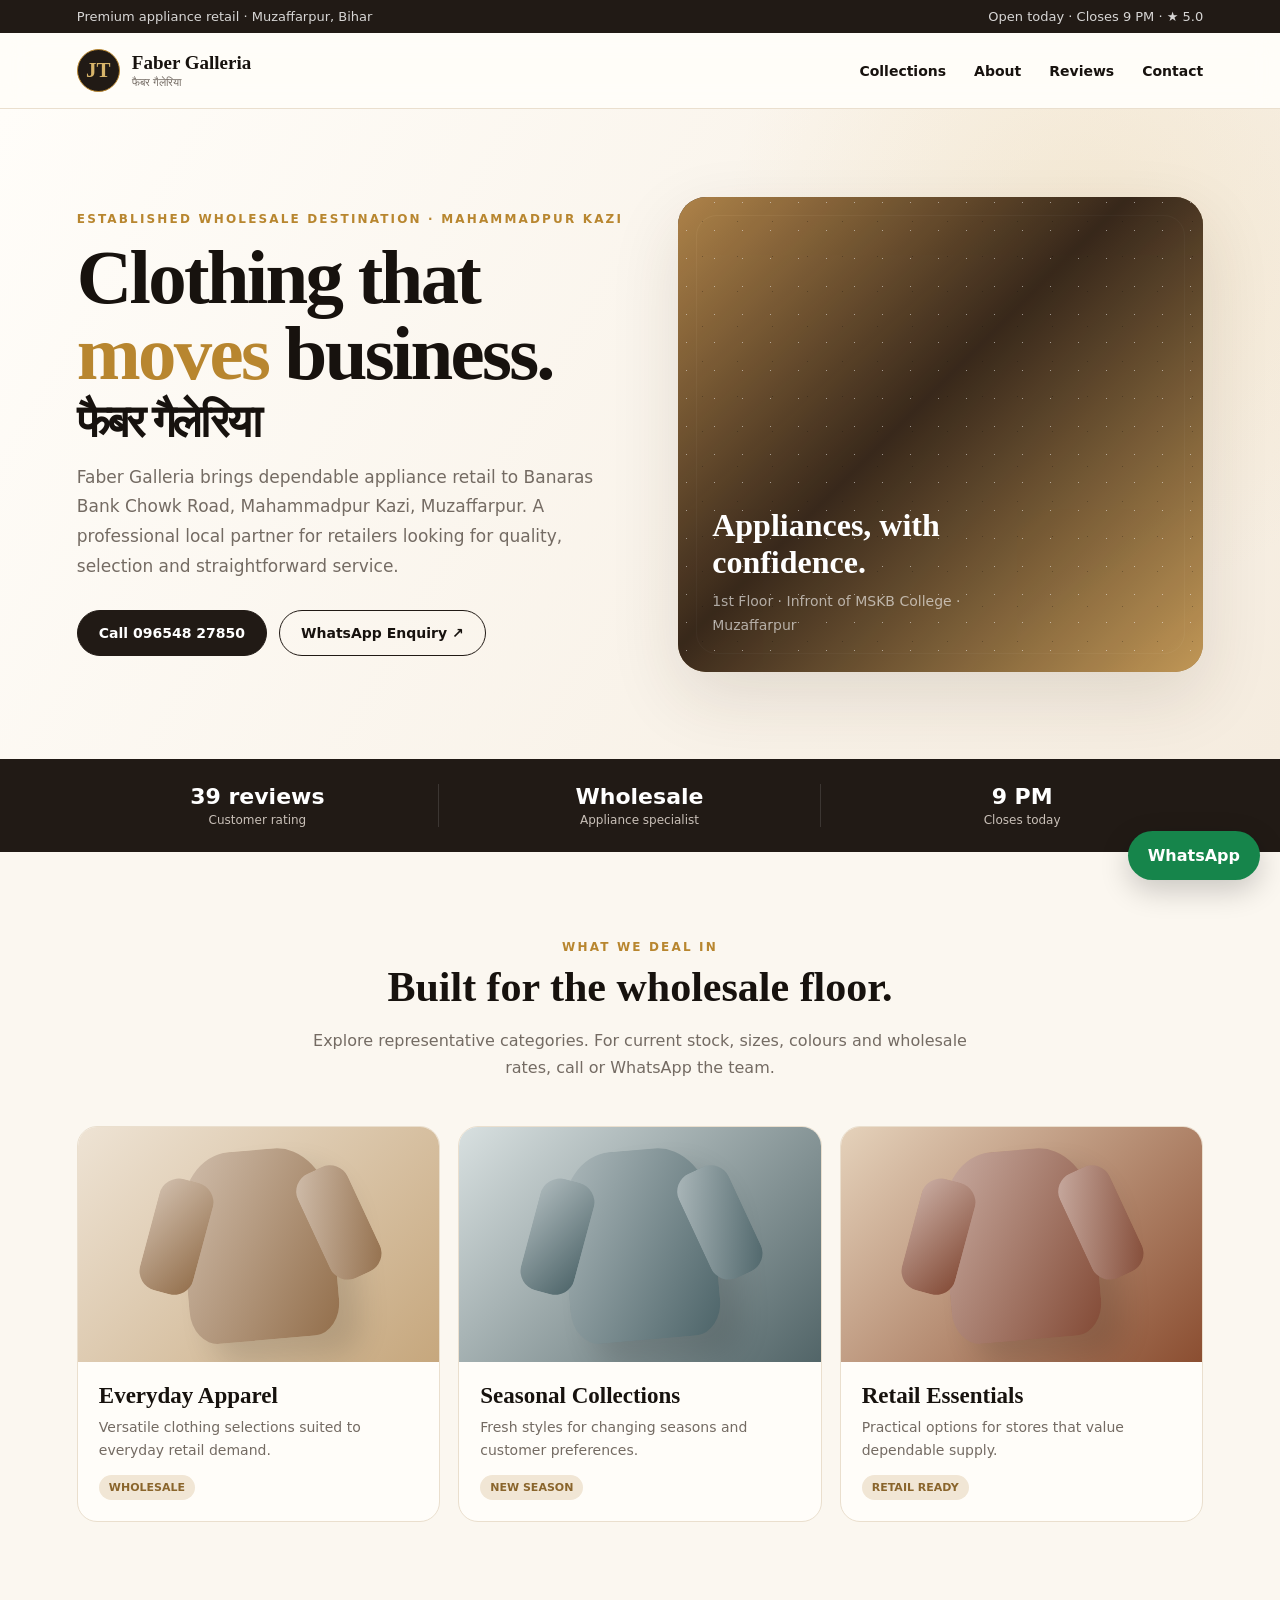
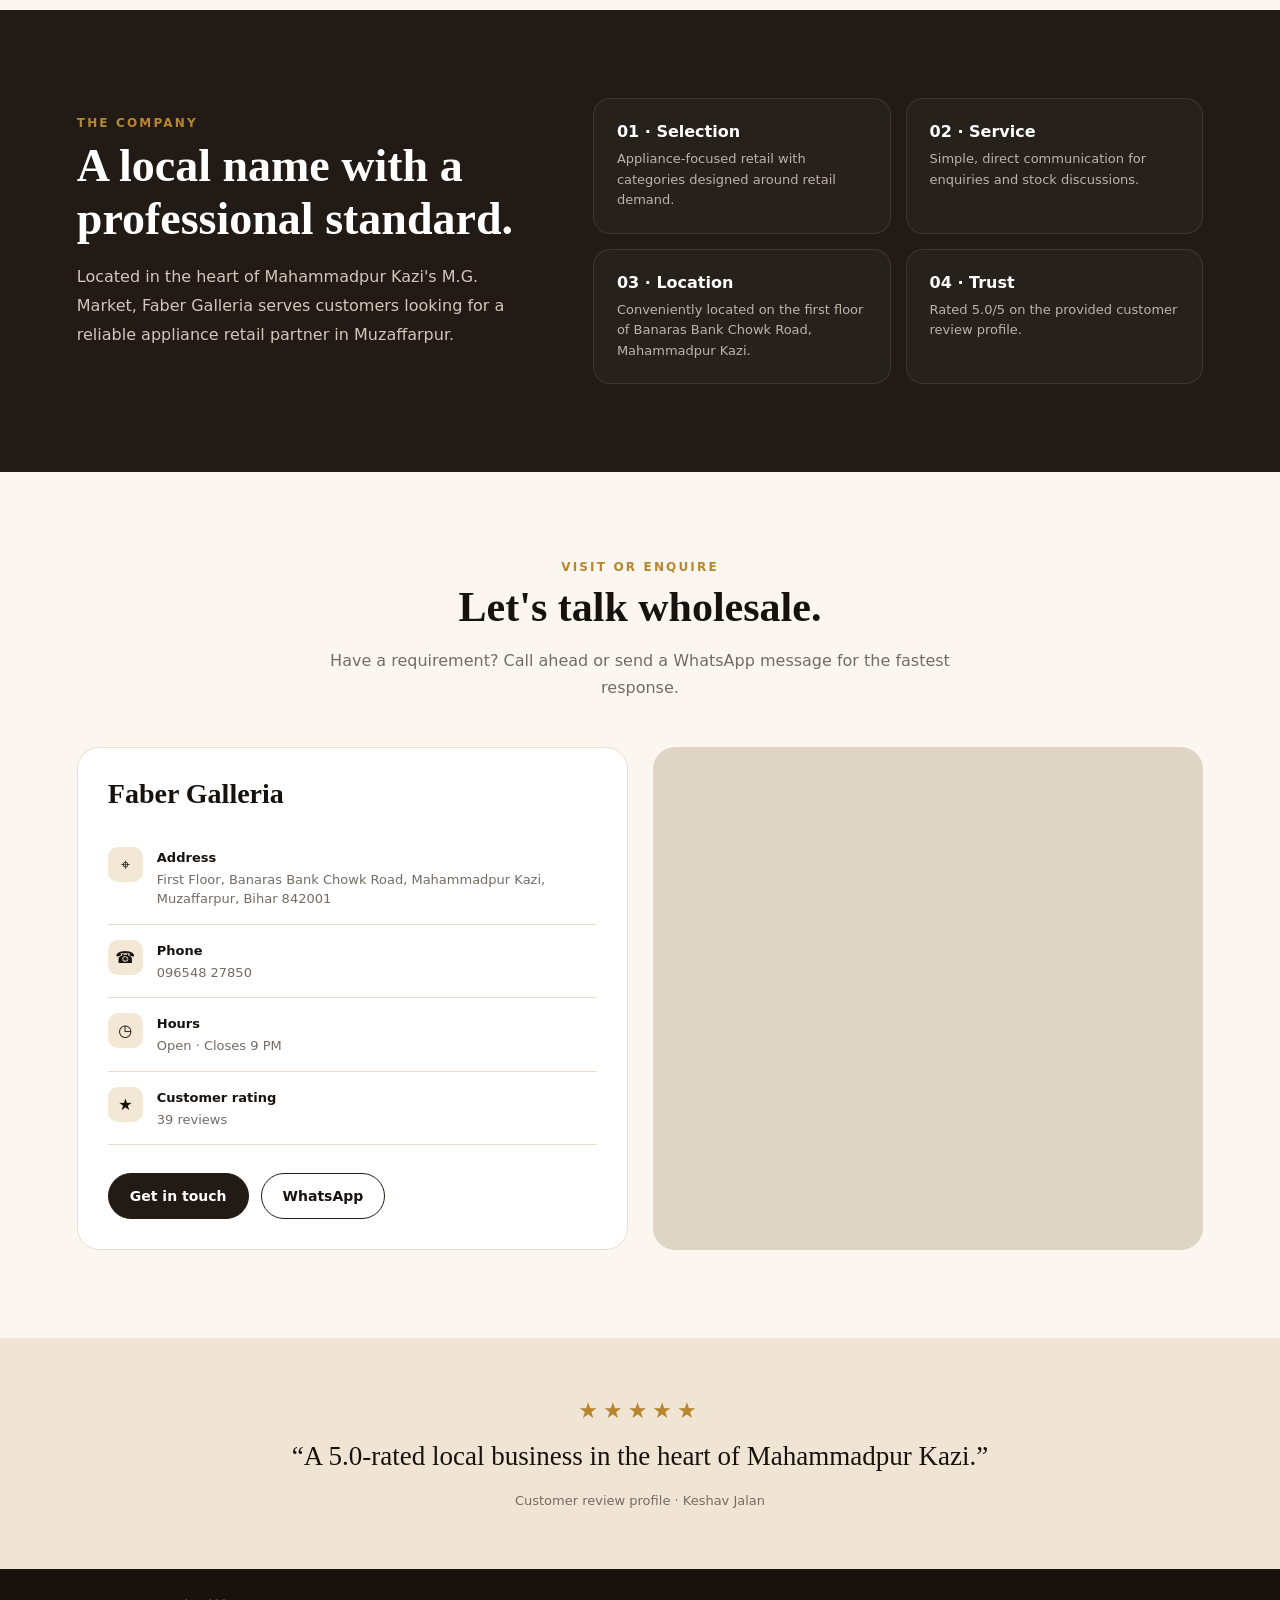
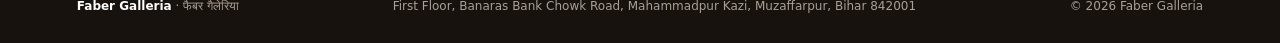
<file: index.html>
<!doctype html>
<html lang="en">
<head>
<meta charset="utf-8">
<meta name="viewport" content="width=device-width,initial-scale=1">
<meta name="description" content="Faber Galleria — premium appliance retailr at Banaras Bank Chowk Road, Mahammadpur Kazi, Muzaffarpur, Bihar.">
<title>Faber Galleria | फैबर गैलेरिया</title>
<link rel="stylesheet" href="style.css">
</head>
<body>
<div class="top"><span>Premium appliance retail · Muzaffarpur, Bihar</span><span>Open today · Closes 9 PM · ★ 5.0</span></div>
<nav class="nav"><a class="brand" href="#home"><span class="mark">JT</span><span><strong>Faber Galleria</strong><small>फैबर गैलेरिया</small></span></a><div class="links"><a href="#collections">Collections</a><a href="#about">About</a><a href="#reviews">Reviews</a><a href="#contact">Contact</a></div><a class="navbtn" href="tel:">Call</a></nav>
<main>
<section class="hero" id="home"><div><div class="eyebrow">Established wholesale destination · Mahammadpur Kazi</div><h1>Clothing that <em>moves</em> business.<span class="devanagari">फैबर गैलेरिया</span></h1><p>Faber Galleria brings dependable appliance retail to Banaras Bank Chowk Road, Mahammadpur Kazi, Muzaffarpur. A professional local partner for retailers looking for quality, selection and straightforward service.</p><div class="actions"><a class="btn primary" href="tel:">Call 096548 27850</a><a class="btn outline" href="https://wa.me/919654827850?text=Hello%20Faber%20Galleria%2C%20I%27d%20like%20to%20know%20about%20your%20wholesale%20collections.">WhatsApp Enquiry ↗</a></div></div><div class="heroCard"><div class="fabric"></div><div class="label"><b>Appliances, with confidence.</b><p>1st Floor · Infront of MSKB College · Muzaffarpur</p></div></div></section>
<section class="trust"><div><strong>39 reviews</strong><span>Customer rating</span></div><div><strong>Wholesale</strong><span>Appliance specialist</span></div><div><strong>9 PM</strong><span>Closes today</span></div></section>
<section class="section" id="collections"><div class="head"><div class="eyebrow">What we deal in</div><h2>Built for the wholesale floor.</h2><p>Explore representative categories. For current stock, sizes, colours and wholesale rates, call or WhatsApp the team.</p></div><div class="products"><article class="card"><div class="visual v1"><div class="cloth" style="--c:#9d7650"></div></div><div class="cardBody"><h3>Everyday Apparel</h3><p>Versatile clothing selections suited to everyday retail demand.</p><span class="pill">WHOLESALE</span></div></article><article class="card"><div class="visual v2"><div class="cloth" style="--c:#526b70"></div></div><div class="cardBody"><h3>Seasonal Collections</h3><p>Fresh styles for changing seasons and customer preferences.</p><span class="pill">NEW SEASON</span></div></article><article class="card"><div class="visual v3"><div class="cloth" style="--c:#8c4f39"></div></div><div class="cardBody"><h3>Retail Essentials</h3><p>Practical options for stores that value dependable supply.</p><span class="pill">RETAIL READY</span></div></article></div></section>
<section class="section about" id="about"><div class="head"><div class="eyebrow">The company</div><h2>A local name with a professional standard.</h2><p>Located in the heart of Mahammadpur Kazi's M.G. Market, Faber Galleria serves customers looking for a reliable appliance retail partner in Muzaffarpur.</p></div><div class="values"><div class="value"><b>01 · Selection</b><span>Appliance-focused retail with categories designed around retail demand.</span></div><div class="value"><b>02 · Service</b><span>Simple, direct communication for enquiries and stock discussions.</span></div><div class="value"><b>03 · Location</b><span>Conveniently located on the first floor of Banaras Bank Chowk Road, Mahammadpur Kazi.</span></div><div class="value"><b>04 · Trust</b><span>Rated 5.0/5 on the provided customer review profile.</span></div></div></section>
<section class="section" id="contact"><div class="head"><div class="eyebrow">Visit or enquire</div><h2>Let's talk wholesale.</h2><p>Have a requirement? Call ahead or send a WhatsApp message for the fastest response.</p></div><div class="contact"><div class="contactCard"><h3>Faber Galleria</h3><div class="info"><div class="icon">⌖</div><div><b>Address</b><span>First Floor, Banaras Bank Chowk Road, Mahammadpur Kazi,<br>Muzaffarpur, Bihar 842001</span></div></div><div class="info"><div class="icon">☎</div><div><b>Phone</b><span><a href="tel:">096548 27850</a></span></div></div><div class="info"><div class="icon">◷</div><div><b>Hours</b><span>Open · Closes 9 PM</span></div></div><div class="info"><div class="icon">★</div><div><b>Customer rating</b><span>39 reviews</span></div></div><div class="actions"><a class="btn primary" href="tel:">Get in touch</a><a class="btn outline" href="https://wa.me/919654827850">WhatsApp</a></div></div><div class="map"><iframe title="Faber Galleria location" src="https://www.google.com/maps?q=Faber%20Galleria%2C%20Mahammadpur Kazi%2C%20Muzaffarpur%2C%20Bihar%20842001&output=embed" loading="lazy"></iframe></div></div></section>
<section class="review" id="reviews"><div class="stars">★★★★★</div><blockquote>“A 5.0-rated local business in the heart of Mahammadpur Kazi.”</blockquote><cite>Customer review profile · Keshav Jalan</cite></section>
</main>
<footer class="footer"><span><strong>Faber Galleria</strong> · फैबर गैलेरिया</span><span>First Floor, Banaras Bank Chowk Road, Mahammadpur Kazi, Muzaffarpur, Bihar 842001</span><span>© 2026 Faber Galleria</span></footer>
<a class="float" href="https://wa.me/919654827850?text=Hello%20Faber%20Galleria">WhatsApp</a>
<script src="script.js"></script></body></html>
</file>
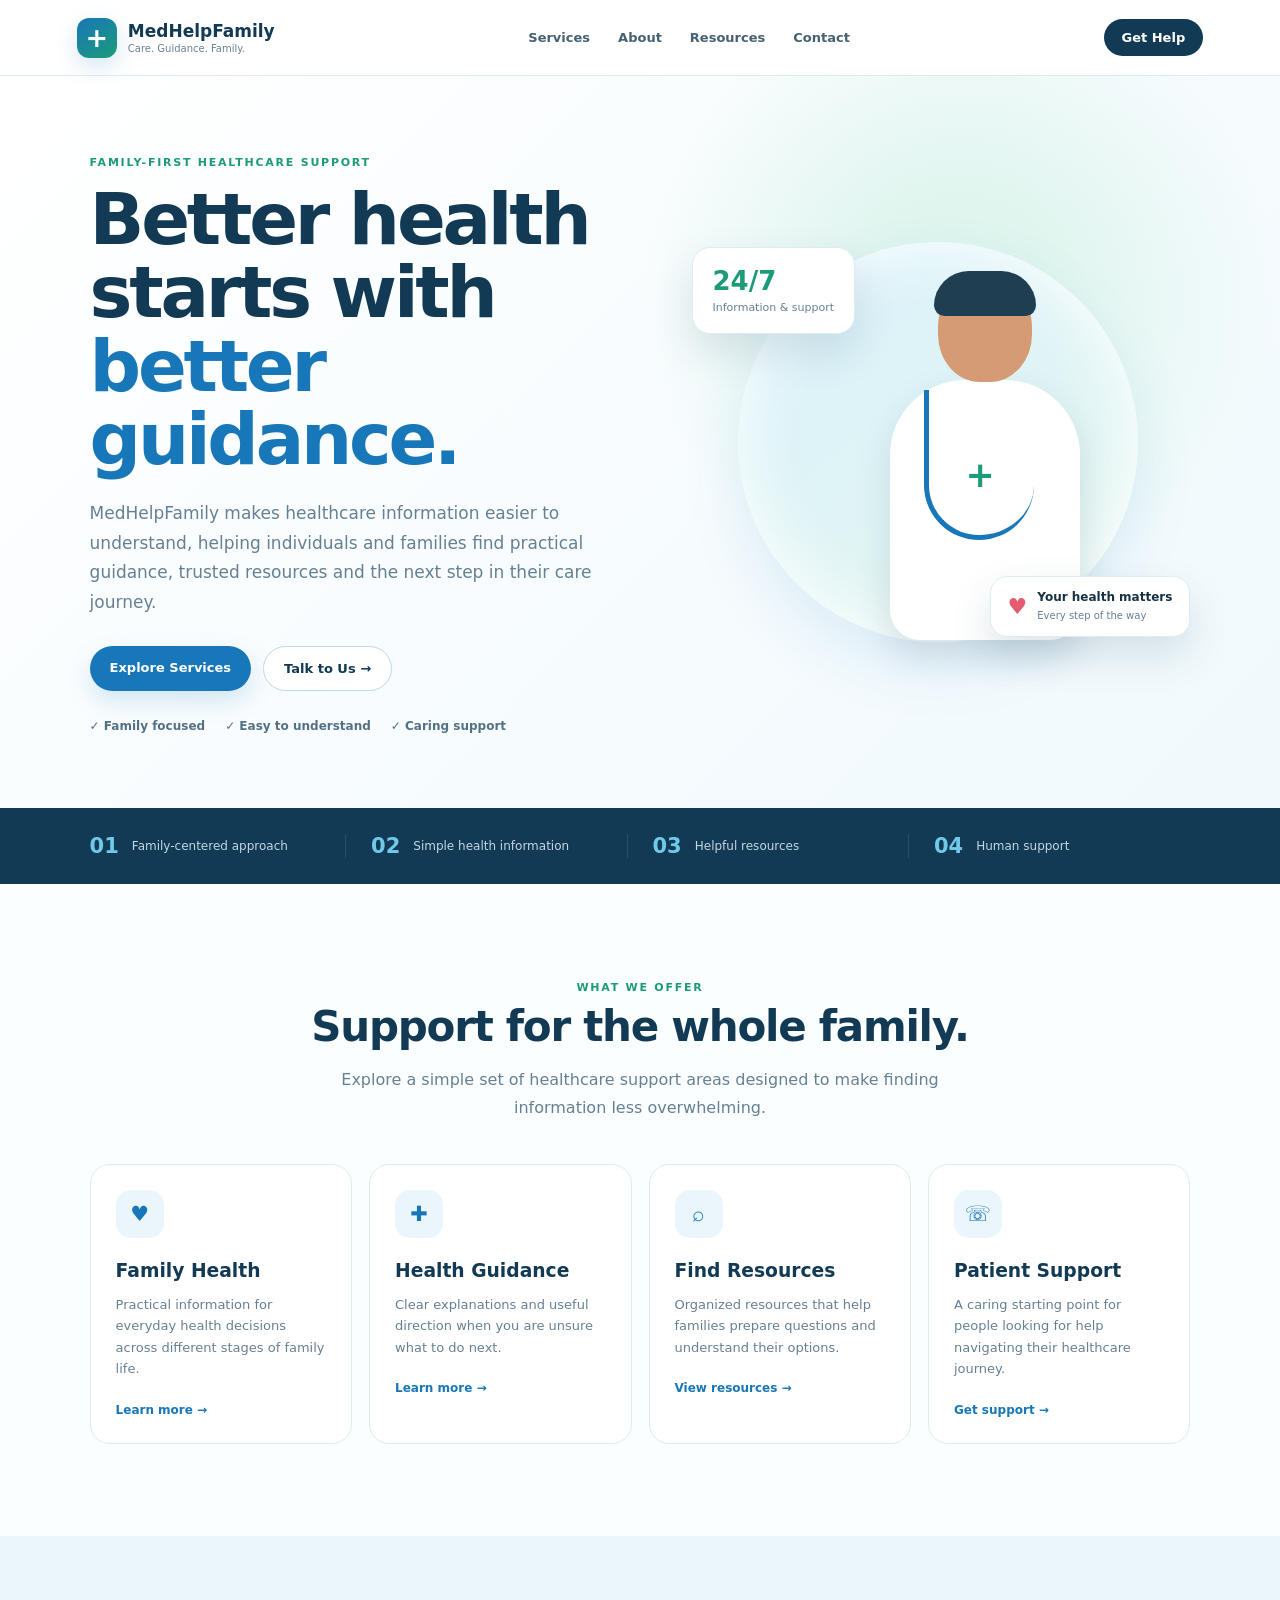
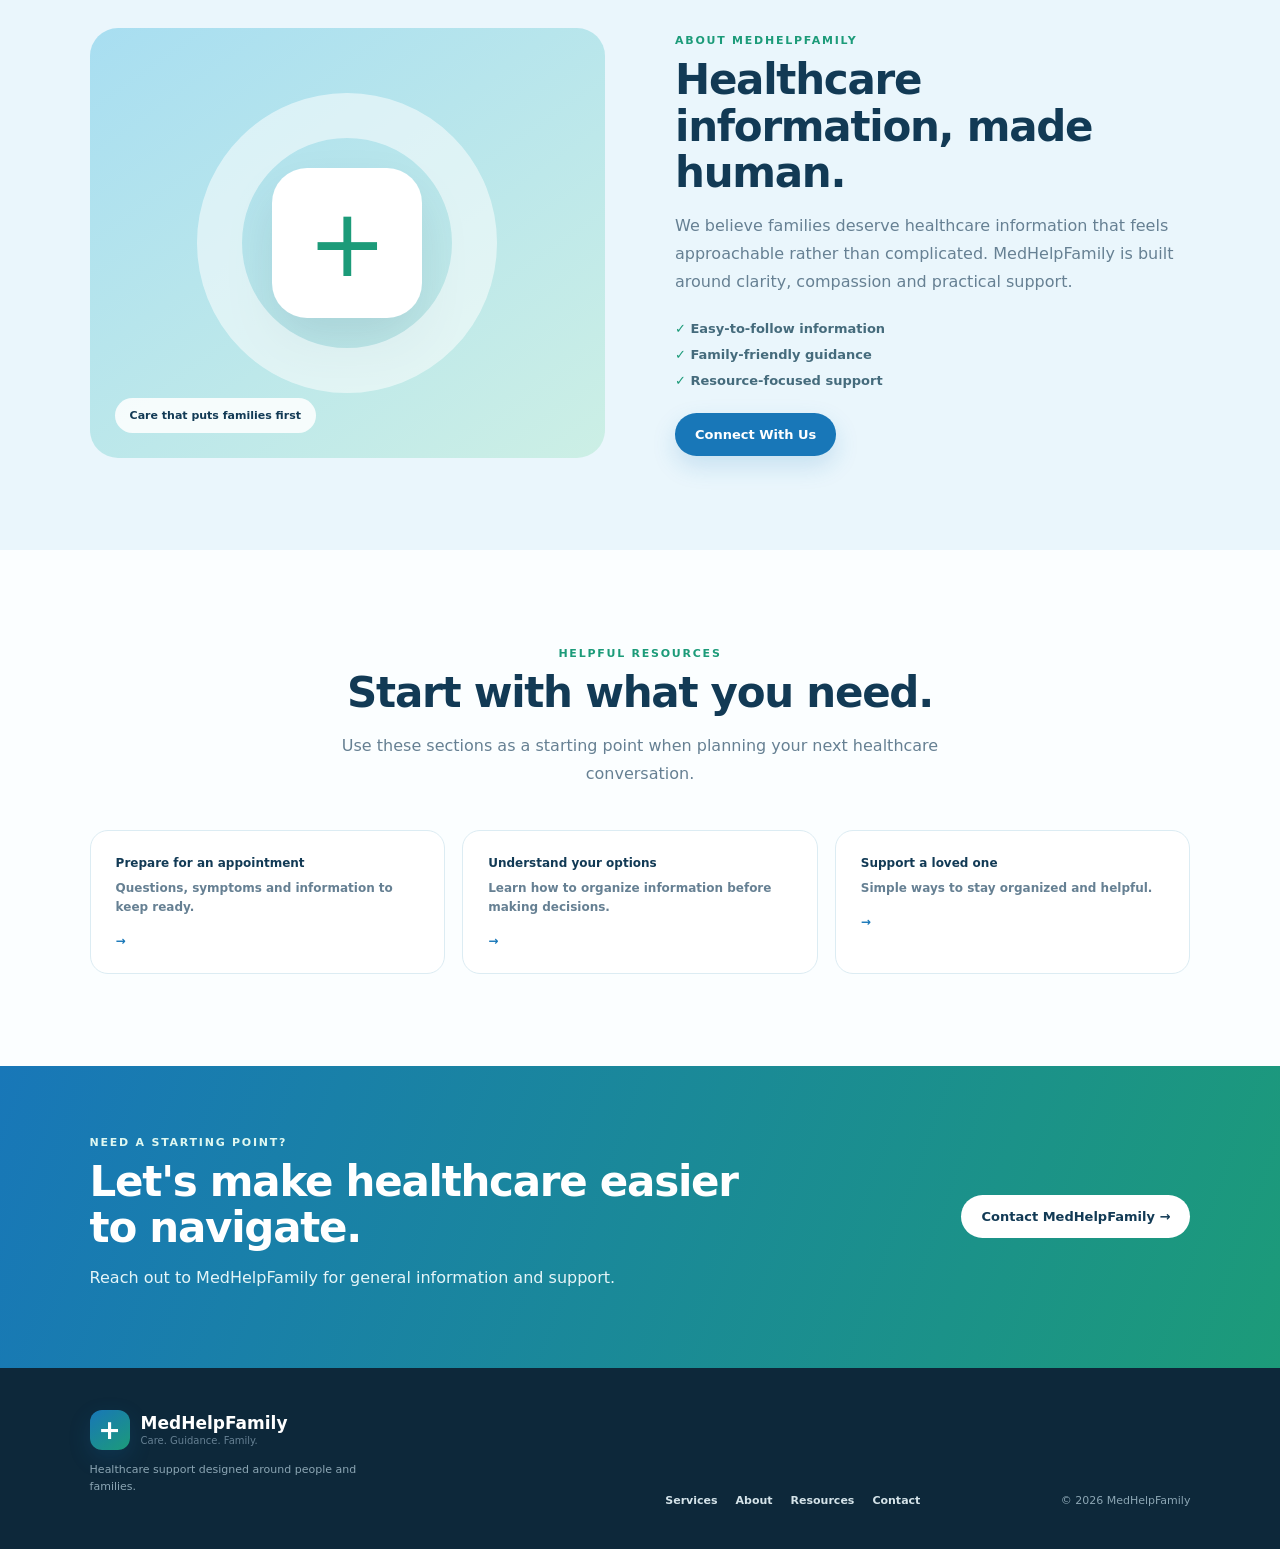
<file: medhelpfamily/index.html>
<!doctype html>
<html lang="en">
<head>
<meta charset="utf-8">
<meta name="viewport" content="width=device-width,initial-scale=1">
<meta name="description" content="MedHelpFamily — accessible healthcare information and support for every family.">
<title>MedHelpFamily | Healthcare for Every Family</title>
<link rel="stylesheet" href="style.css">
</head>
<body>
<header class="header">
  <a class="brand" href="#home"><span class="logo">+</span><span><b>MedHelpFamily</b><small>Care. Guidance. Family.</small></span></a>
  <nav><a href="#services">Services</a><a href="#about">About</a><a href="#resources">Resources</a><a href="#contact">Contact</a></nav>
  <a class="header-btn" href="#contact">Get Help</a>
  <button class="menu" aria-label="Open menu">☰</button>
</header>

<main>
<section class="hero" id="home">
  <div class="hero-copy">
    <span class="eyebrow">Family-first healthcare support</span>
    <h1>Better health starts with <span>better guidance.</span></h1>
    <p>MedHelpFamily makes healthcare information easier to understand, helping individuals and families find practical guidance, trusted resources and the next step in their care journey.</p>
    <div class="actions"><a class="btn primary" href="#services">Explore Services</a><a class="btn secondary" href="#contact">Talk to Us →</a></div>
    <div class="trust"><span>✓ Family focused</span><span>✓ Easy to understand</span><span>✓ Caring support</span></div>
  </div>
  <div class="hero-art">
    <div class="orb"></div><div class="card floating"><b>24/7</b><span>Information & support</span></div>
    <div class="doctor"><div class="head"></div><div class="body"></div><div class="stetho"></div></div>
    <div class="mini-card"><span>♥</span><div><b>Your health matters</b><small>Every step of the way</small></div></div>
  </div>
</section>

<section class="stats"><div><b>01</b><span>Family-centered approach</span></div><div><b>02</b><span>Simple health information</span></div><div><b>03</b><span>Helpful resources</span></div><div><b>04</b><span>Human support</span></div></section>

<section class="section" id="services">
  <div class="section-head"><span class="eyebrow">What we offer</span><h2>Support for the whole family.</h2><p>Explore a simple set of healthcare support areas designed to make finding information less overwhelming.</p></div>
  <div class="grid services">
    <article><span class="icon">♥</span><h3>Family Health</h3><p>Practical information for everyday health decisions across different stages of family life.</p><a href="#contact">Learn more →</a></article>
    <article><span class="icon">✚</span><h3>Health Guidance</h3><p>Clear explanations and useful direction when you are unsure what to do next.</p><a href="#contact">Learn more →</a></article>
    <article><span class="icon">⌕</span><h3>Find Resources</h3><p>Organized resources that help families prepare questions and understand their options.</p><a href="#resources">View resources →</a></article>
    <article><span class="icon">☏</span><h3>Patient Support</h3><p>A caring starting point for people looking for help navigating their healthcare journey.</p><a href="#contact">Get support →</a></article>
  </div>
</section>

<section class="about section" id="about">
  <div class="about-image"><div class="ring"></div><div class="plus">+</div><span>Care that puts families first</span></div>
  <div class="about-copy"><span class="eyebrow">About MedHelpFamily</span><h2>Healthcare information, made human.</h2><p>We believe families deserve healthcare information that feels approachable rather than complicated. MedHelpFamily is built around clarity, compassion and practical support.</p><div class="checks"><span>✓ Easy-to-follow information</span><span>✓ Family-friendly guidance</span><span>✓ Resource-focused support</span></div><a class="btn primary" href="#contact">Connect With Us</a></div>
</section>

<section class="section resources" id="resources">
  <div class="section-head"><span class="eyebrow">Helpful resources</span><h2>Start with what you need.</h2><p>Use these sections as a starting point when planning your next healthcare conversation.</p></div>
  <div class="resource-grid">
    <a href="#contact"><b>Prepare for an appointment</b><span>Questions, symptoms and information to keep ready.</span>→</a>
    <a href="#contact"><b>Understand your options</b><span>Learn how to organize information before making decisions.</span>→</a>
    <a href="#contact"><b>Support a loved one</b><span>Simple ways to stay organized and helpful.</span>→</a>
  </div>
</section>

<section class="cta" id="contact"><div><span class="eyebrow">Need a starting point?</span><h2>Let's make healthcare easier to navigate.</h2><p>Reach out to MedHelpFamily for general information and support.</p></div><a class="btn light" href="mailto:hello@medhelpfamily.com">Contact MedHelpFamily →</a></section>
</main>

<footer><div><a class="brand" href="#home"><span class="logo">+</span><span><b>MedHelpFamily</b><small>Care. Guidance. Family.</small></span></a><p>Healthcare support designed around people and families.</p></div><div class="footer-links"><a href="#services">Services</a><a href="#about">About</a><a href="#resources">Resources</a><a href="#contact">Contact</a></div><span>© 2026 MedHelpFamily</span></footer>
<script src="script.js"></script>
</body>
</html>
</file>
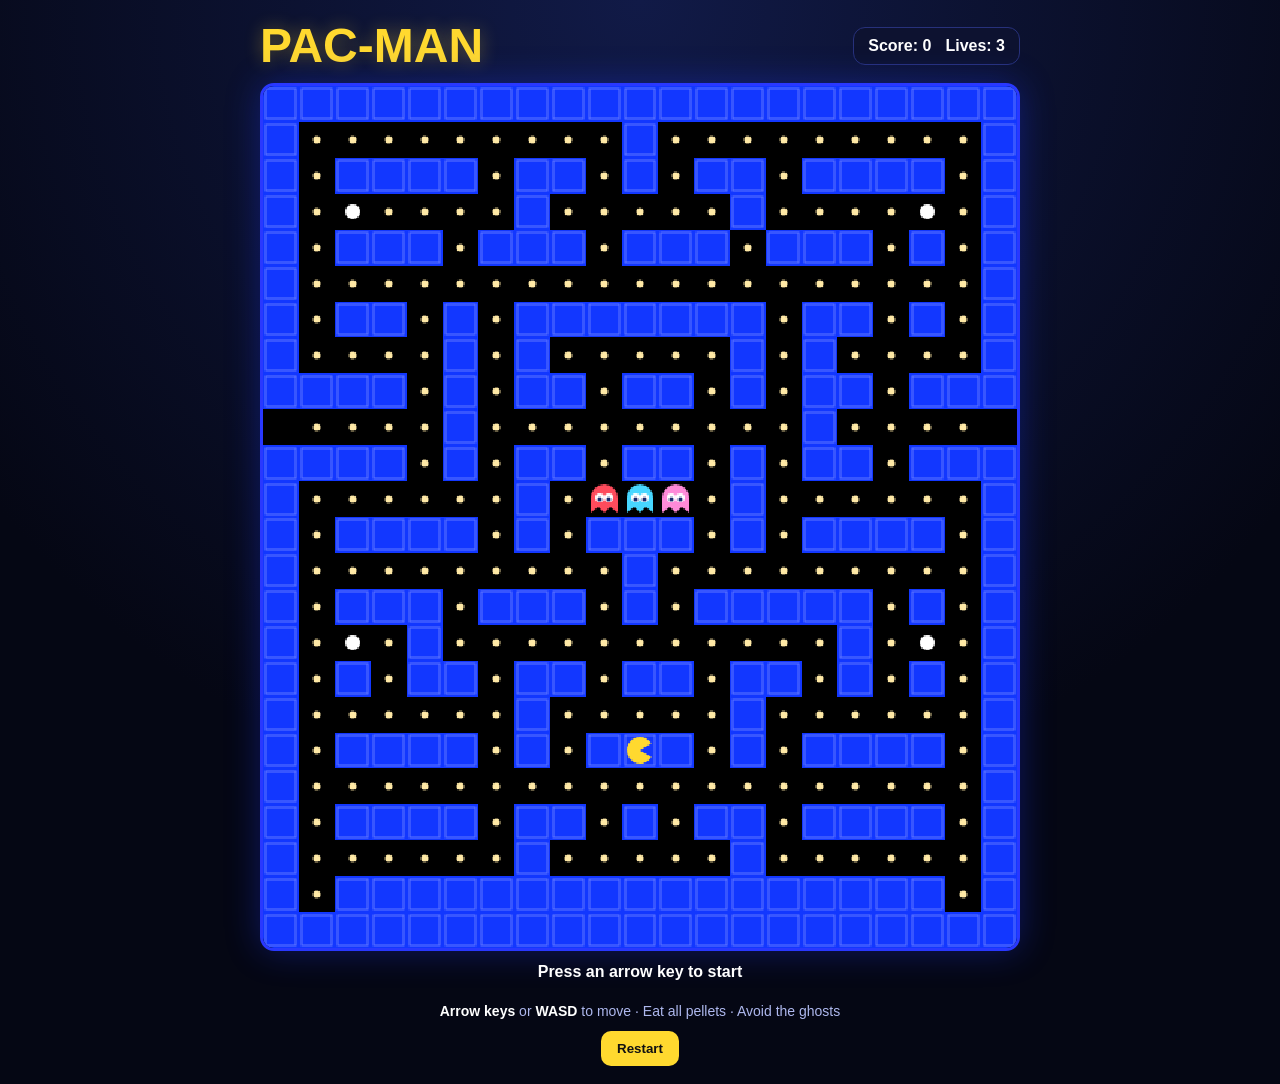
<file: pacman.html>
<!doctype html>
<html lang="en">
<head>
<meta charset="utf-8"><meta name="viewport" content="width=device-width,initial-scale=1">
<title>Pac-Man Browser Game</title>
<style>
:root{--bg:#050714;--maze:#173cff;--yellow:#ffd92f;--text:#fff}
*{box-sizing:border-box}body{margin:0;min-height:100vh;background:radial-gradient(circle at top,#111a47,#050714 65%);color:var(--text);font-family:Arial,sans-serif;display:flex;justify-content:center;align-items:center;padding:18px}
.wrap{width:min(760px,100%);text-align:center}.top{display:flex;justify-content:space-between;align-items:center;gap:10px;margin-bottom:10px}.title{font-size:clamp(28px,6vw,48px);font-weight:900;color:var(--yellow);text-shadow:0 0 18px #ffd92f55}.stats{display:flex;gap:14px;font-weight:800;background:#0d1230;padding:9px 14px;border-radius:12px;border:1px solid #27317b}
canvas{width:100%;height:auto;background:#000;border:3px solid #2938ff;border-radius:14px;box-shadow:0 0 35px #1e39ff55;image-rendering:pixelated}.controls{margin-top:12px;color:#aeb8ee;font-size:14px}.controls b{color:#fff}.btn{margin-top:12px;padding:10px 16px;border:0;border-radius:10px;background:var(--yellow);color:#111;font-weight:900;cursor:pointer}.msg{min-height:28px;margin-top:8px;font-weight:800;color:#fff}
</style>
</head>
<body>
<div class="wrap"><div class="top"><div class="title">PAC-MAN</div><div class="stats"><span>Score: <b id="score">0</b></span><span>Lives: <b id="lives">3</b></span></div></div>
<canvas id="game" width="504" height="576"></canvas><div class="msg" id="msg">Press an arrow key to start</div><div class="controls"><b>Arrow keys</b> or <b>WASD</b> to move · Eat all pellets · Avoid the ghosts</div><button class="btn" id="restart">Restart</button></div>
<script>
const canvas=document.getElementById('game'),ctx=canvas.getContext('2d'),scoreEl=document.getElementById('score'),livesEl=document.getElementById('lives'),msg=document.getElementById('msg');
const tile=24, cols=21, rows=24;
// 1 wall, 0 pellet path, 2 empty path, 3 power pellet
const layout=[
'111111111111111111111','100000000010000000001','101111011010110111101','103000010000010000301','101110111011101110101','100000000000000000001','101101011111110110101','100001010000010100001','111101011011010110111','200001000000000100002','111101011011010110111','100000010000010000001','101111010111010111101','100000000010000000001','101110111010111110101','103010000000000010301','101011011011011010101','100000010000010000001','101111010111010111101','100000000000000000001','101111011010110111101','100000010000010000001','101111111111111111101','111111111111111111111'];
let map=layout.map(r=>r.split('').map(Number));
const dots=[];for(let y=0;y<rows;y++)for(let x=0;x<cols;x++)if(map[y][x]===0||map[y][x]===3)dots.push({x,y,power:map[y][x]===3,eaten:false});
const keys={ArrowUp:[0,-1],ArrowDown:[0,1],ArrowLeft:[-1,0],ArrowRight:[1,0],w:[0,-1],s:[0,1],a:[-1,0],d:[1,0],W:[0,-1],S:[0,1],A:[-1,0],D:[1,0]};
let pac,ghosts,score=0,lives=3,started=false,gameOver=false,last=0,acc=0;
function resetPositions(){pac={x:10,y:18,px:10,py:18,dir:[0,0],want:[0,0],mouth:0};ghosts=[{x:9,y:11,px:9,py:11,dir:[1,0],c:'#ff4b5c'},{x:10,y:11,px:10,py:11,dir:[-1,0],c:'#47d7ff'},{x:11,y:11,px:11,py:11,dir:[0,-1],c:'#ff8ad8'}]}
function reset(){score=0;lives=3;gameOver=false;started=false;dots.forEach(d=>d.eaten=false);resetPositions();updateUI();msg.textContent='Press an arrow key to start';draw()}
function updateUI(){scoreEl.textContent=score;livesEl.textContent=lives}
function can(nx,ny){return nx>=0&&nx<cols&&ny>=0&&ny<rows&&map[ny][nx]!==1}
function choosePacDir(){const [wx,wy]=pac.want,[dx,dy]=pac.dir;if(can(pac.x+wx,pac.y+wy)){pac.dir=pac.want;return}if(!can(pac.x+dx,pac.y+dy))pac.dir=[0,0]}
function same(a,b){return a[0]===b[0]&&a[1]===b[1]}
function moveEntity(e){let [dx,dy]=e.dir;if(can(e.x+dx,e.y+dy)){e.px=e.x;e.py=e.y;e.x+=dx;e.y+=dy}else{e.dir=randomDir(e)} }
function randomDir(g){let opts=[[1,0],[-1,0],[0,1],[0,-1]].filter(d=>can(g.x+d[0],g.y+d[1]));if(!opts.length)return [0,0];let nonReverse=opts.filter(d=>!(d[0]===-g.dir[0]&&d[1]===-g.dir[1]));if(nonReverse.length)opts=nonReverse;return opts[Math.floor(Math.random()*opts.length)]}
function eat(){const d=dots.find(d=>!d.eaten&&d.x===pac.x&&d.y===pac.y);if(d){d.eaten=true;score+=d.power?50:10;updateUI()}if(dots.every(d=>d.eaten)){gameOver=true;msg.textContent='YOU WIN! 🎉 Press Restart to play again';}}
function hit(){for(const g of ghosts)if(g.x===pac.x&&g.y===pac.y){lives--;updateUI();if(lives<=0){gameOver=true;msg.textContent='GAME OVER — Press Restart'}else{msg.textContent='Ouch!';resetPositions()}return}}
function tick(){if(!started||gameOver)return;choosePacDir();moveEntity(pac);eat();if(gameOver)return;for(const g of ghosts){if(Math.random()<0.35)g.dir=randomDir(g);moveEntity(g)}hit()}
function draw(){ctx.clearRect(0,0,canvas.width,canvas.height);ctx.fillStyle='#000';ctx.fillRect(0,0,canvas.width,canvas.height);
for(let y=0;y<rows;y++)for(let x=0;x<cols;x++)if(map[y][x]===1){ctx.fillStyle='#1237ff';ctx.fillRect(x*tile,y*tile,tile,tile);ctx.strokeStyle='#5f76ff';ctx.strokeRect(x*tile+2,y*tile+2,tile-4,tile-4)}
for(const d of dots)if(!d.eaten){ctx.fillStyle=d.power?'#fff':'#ffe9a6';const r=d.power?5:2.5;ctx.beginPath();ctx.arc(d.x*tile+tile/2,d.y*tile+tile/2,r,0,Math.PI*2);ctx.fill()}
// Pac-Man
const cx=pac.x*tile+tile/2,cy=pac.y*tile+tile/2,ang=Math.atan2(pac.dir[1],pac.dir[0])||0;ctx.fillStyle='#ffd92f';ctx.beginPath();let gap=.35+.22*Math.abs(Math.sin(pac.mouth));ctx.moveTo(cx,cy);ctx.arc(cx,cy,9,ang+gap,ang+Math.PI*2-gap);ctx.closePath();ctx.fill();
for(const g of ghosts){const gx=g.x*tile+tile/2,gy=g.y*tile+tile/2;ctx.fillStyle=g.c;ctx.beginPath();ctx.arc(gx,gy-1,9,Math.PI,0);ctx.lineTo(gx+9,gy+9);ctx.lineTo(gx+4,gy+5);ctx.lineTo(gx,gy+9);ctx.lineTo(gx-4,gy+5);ctx.lineTo(gx-9,gy+9);ctx.closePath();ctx.fill();ctx.fillStyle='#fff';ctx.beginPath();ctx.arc(gx-3,gy-1,3,0,Math.PI*2);ctx.arc(gx+3,gy-1,3,0,Math.PI*2);ctx.fill();ctx.fillStyle='#1a2b70';ctx.beginPath();ctx.arc(gx-3,gy,1.5,0,Math.PI*2);ctx.arc(gx+3,gy,1.5,0,Math.PI*2);ctx.fill()}
}
function loop(t){const dt=Math.min(0.05,(t-last)/1000||0);last=t;acc+=dt;if(acc>0.16){acc=0;tick()}pac.mouth+=dt*10;draw();requestAnimationFrame(loop)}
window.addEventListener('keydown',e=>{if(keys[e.key]){e.preventDefault();pac.want=keys[e.key];if(!started&&!gameOver){started=true;msg.textContent=''} }});document.getElementById('restart').onclick=reset;reset();requestAnimationFrame(loop);
</script></body></html>
</file>
<file: style.css>
:root{--ink:#17120e;--muted:#746b63;--cream:#fbf7f0;--paper:#fffdf9;--gold:#b8862f;--gold2:#d7b46a;--line:#eadfce;--dark:#211a15;--green:#16854b}*{box-sizing:border-box}html{scroll-behavior:smooth}body{margin:0;background:var(--cream);color:var(--ink);font-family:Inter,system-ui,-apple-system,Segoe UI,Roboto,Arial,sans-serif}a{text-decoration:none;color:inherit}.top{background:var(--dark);color:#fff;padding:9px 6%;font-size:13px;display:flex;justify-content:space-between;gap:20px}.top span{opacity:.82}.nav{position:sticky;top:0;z-index:20;background:#fffdf9eF;backdrop-filter:blur(14px);border-bottom:1px solid var(--line);display:flex;align-items:center;justify-content:space-between;padding:16px 6%}.brand{display:flex;align-items:center;gap:12px}.mark{width:43px;height:43px;border-radius:50%;display:grid;place-items:center;background:var(--dark);color:var(--gold2);font-family:Georgia,serif;font-weight:800;font-size:21px;border:1px solid var(--gold)}.brand strong{font-family:Georgia,serif;font-size:19px}.brand small{display:block;color:var(--muted);font-size:11px;margin-top:2px}.links{display:flex;gap:28px;font-size:14px;font-weight:700}.links a:hover{color:var(--gold)}.navbtn{display:none}.hero{min-height:650px;display:grid;grid-template-columns:1.02fr .98fr;align-items:center;padding:72px 6%;gap:55px;background:radial-gradient(circle at 85% 20%,#e9d3a755,transparent 30%),linear-gradient(120deg,#fffdf9,#f5ecdf)}.eyebrow{color:var(--gold);font-size:12px;letter-spacing:.18em;text-transform:uppercase;font-weight:900}.hero h1{font-family:Georgia,serif;font-size:clamp(48px,6vw,78px);line-height:.98;margin:14px 0 18px;letter-spacing:-.035em}.hero h1 em{color:var(--gold);font-style:normal}.devanagari{font-family:Georgia,"Noto Serif Devanagari",serif;font-size:.58em;display:block;margin-top:10px}.hero p{max-width:590px;color:var(--muted);font-size:17px;line-height:1.75}.actions{display:flex;gap:12px;flex-wrap:wrap;margin-top:28px}.btn{padding:14px 21px;border-radius:999px;font-size:14px;font-weight:800;border:1px solid var(--dark);transition:.2s}.primary{background:var(--dark);color:#fff}.primary:hover{transform:translateY(-2px);box-shadow:0 10px 25px #211a1530}.outline{background:transparent}.outline:hover{background:#fff}.heroCard{position:relative;min-height:475px;border-radius:28px;overflow:hidden;background:linear-gradient(145deg,#33251b,#9b7237);box-shadow:0 25px 70px #3b29151f}.heroCard:before{content:"";position:absolute;inset:18px;border:1px solid #fff6;border-radius:21px}.fabric{position:absolute;inset:0;background:radial-gradient(circle at 30% 20%,#fff8 0 1%,transparent 1.5%),radial-gradient(circle at 70% 70%,#0004 0 1%,transparent 1.5%),linear-gradient(135deg,#b98b4d,#35261a 45%,#c49a59);background-size:28px 28px,35px 35px,100% 100%;opacity:.92}.heroCard .label{position:absolute;left:34px;bottom:34px;color:#fff;max-width:300px}.label b{font-family:Georgia,serif;font-size:32px}.label p{color:#fff9;margin:8px 0 0;font-size:14px}.trust{display:grid;grid-template-columns:repeat(3,1fr);background:var(--dark);color:#fff;padding:25px 6%;gap:20px}.trust div{text-align:center;border-right:1px solid #ffffff20}.trust div:last-child{border:0}.trust strong{font-size:22px}.trust span{display:block;color:#c9c0b8;font-size:12px;margin-top:4px}.section{padding:88px 6%}.head{text-align:center;max-width:680px;margin:0 auto 45px}.head .eyebrow{margin-bottom:9px}.head h2{font-family:Georgia,serif;font-size:42px;margin:0 0 12px}.head p{color:var(--muted);line-height:1.7}.products{display:grid;grid-template-columns:repeat(3,1fr);gap:18px}.card{background:var(--paper);border:1px solid var(--line);border-radius:20px;overflow:hidden;transition:.25s}.card:hover{transform:translateY(-6px);box-shadow:0 18px 45px #4b301510}.visual{height:235px;display:grid;place-items:center;position:relative;overflow:hidden}.v1{background:linear-gradient(135deg,#eee3d4,#c6a77d)}.v2{background:linear-gradient(135deg,#d8e0e0,#526568)}.v3{background:linear-gradient(135deg,#e5d2bb,#8b4e31)}.cloth{width:150px;height:190px;border-radius:35% 35% 18% 18%;background:linear-gradient(120deg,#fff8,#0001),var(--c);box-shadow:20px 22px 30px #0002;transform:rotate(-5deg)}.cloth:before,.cloth:after{content:"";position:absolute;background:inherit;width:55px;height:115px;top:22px;border-radius:20px}.cloth:before{left:-34px;transform:rotate(20deg)}.cloth:after{right:-34px;transform:rotate(-20deg)}.cardBody{padding:21px}.cardBody h3{font-family:Georgia,serif;font-size:23px;margin:0 0 7px}.cardBody p{color:var(--muted);font-size:14px;line-height:1.6;margin:0}.pill{display:inline-block;margin-top:14px;padding:6px 10px;border-radius:999px;background:#f1e6d5;color:#8a652c;font-size:11px;font-weight:800}.about{background:#211a15;color:#fff;display:grid;grid-template-columns:.85fr 1.15fr;gap:65px;align-items:center}.about .head{text-align:left;margin:0}.about h2{font-family:Georgia,serif;font-size:46px;margin:8px 0 18px}.about p{color:#d1c7bd;line-height:1.8}.values{display:grid;grid-template-columns:1fr 1fr;gap:15px}.value{padding:23px;border:1px solid #ffffff18;border-radius:17px;background:#ffffff08}.value b{display:block;margin-bottom:7px}.value span{color:#bdb3aa;font-size:13px;line-height:1.5}.contact{display:grid;grid-template-columns:1fr 1fr;gap:25px}.contactCard{background:#fff;border:1px solid var(--line);border-radius:22px;padding:30px}.contactCard h3{font-family:Georgia,serif;font-size:28px;margin:0 0 22px}.info{display:flex;gap:14px;padding:15px 0;border-bottom:1px solid var(--line)}.info:last-child{border:0}.icon{width:35px;height:35px;border-radius:10px;background:#f3e8d6;display:grid;place-items:center}.info b{font-size:13px}.info span{display:block;color:var(--muted);font-size:13px;margin-top:4px;line-height:1.5}.map{min-height:100%;border-radius:22px;overflow:hidden;background:#dfd5c5;position:relative}.map iframe{width:100%;height:100%;min-height:390px;border:0;filter:grayscale(.15)}.review{background:#f0e5d5;text-align:center;padding:60px 6%}.stars{color:#b8862f;letter-spacing:5px;font-size:22px}.review blockquote{font-family:Georgia,serif;font-size:27px;max-width:720px;margin:18px auto}.review cite{font-size:13px;color:var(--muted);font-style:normal}.footer{background:#17120e;color:#a99f96;padding:30px 6%;display:flex;justify-content:space-between;gap:20px;font-size:12px}.footer strong{color:#fff}.float{position:fixed;right:20px;bottom:20px;z-index:30;background:var(--green);color:#fff;padding:15px 20px;border-radius:999px;font-weight:900;box-shadow:0 10px 30px #0003}.mobileMenu{display:none}@media(max-width:850px){.top{display:none}.links{display:none}.navbtn{display:block;border:1px solid var(--line);background:#fff;border-radius:9px;padding:9px}.hero,.about,.contact{grid-template-columns:1fr}.hero{padding-top:52px}.heroCard{min-height:380px}.products{grid-template-columns:1fr}.trust{grid-template-columns:1fr}.trust div{border-right:0;border-bottom:1px solid #ffffff20;padding-bottom:15px}.values{grid-template-columns:1fr}.section{padding:65px 5%}.footer{flex-direction:column}}
</file>
<file: medhelpfamily/style.css>
:root{--navy:#123a55;--blue:#1877b8;--sky:#eaf6fc;--mint:#dff5ee;--green:#1c9b79;--ink:#173044;--muted:#668093;--white:#fff;--line:#dcecf3}*{box-sizing:border-box}html{scroll-behavior:smooth}body{margin:0;font-family:Inter,ui-sans-serif,system-ui,-apple-system,Segoe UI,Roboto,Arial,sans-serif;color:var(--ink);background:#fbfeff}a{text-decoration:none;color:inherit}.header{height:76px;padding:0 6%;display:flex;align-items:center;justify-content:space-between;background:#ffffffec;backdrop-filter:blur(15px);border-bottom:1px solid var(--line);position:sticky;top:0;z-index:20}.brand{display:flex;align-items:center;gap:11px}.brand .logo{width:40px;height:40px;border-radius:12px;background:linear-gradient(145deg,var(--blue),var(--green));color:#fff;display:grid;place-items:center;font-size:27px;font-weight:700;box-shadow:0 8px 22px #1877b82e}.brand b{display:block;font-size:17px;color:var(--navy)}.brand small{display:block;color:var(--muted);font-size:10px;margin-top:2px}.header nav{display:flex;gap:28px;font-size:13px;font-weight:700;color:#456174}.header nav a:hover{color:var(--blue)}.header-btn{padding:11px 18px;border-radius:999px;background:var(--navy);color:#fff;font-size:13px;font-weight:800}.menu{display:none;border:0;background:transparent;font-size:24px}.hero{min-height:650px;padding:75px 7%;display:grid;grid-template-columns:1.05fr .95fr;gap:40px;align-items:center;background:radial-gradient(circle at 75% 30%,#dff5ee 0 8%,transparent 29%),linear-gradient(135deg,#fff,#f0f9fd)}.eyebrow{display:inline-block;text-transform:uppercase;letter-spacing:.16em;font-size:11px;font-weight:900;color:var(--green)}h1{font-size:clamp(45px,6vw,72px);line-height:1.02;letter-spacing:-.045em;color:var(--navy);margin:13px 0 22px;max-width:700px}h1 span{color:var(--blue)}.hero-copy>p{max-width:610px;color:var(--muted);font-size:17px;line-height:1.75}.actions{display:flex;gap:12px;flex-wrap:wrap;margin:28px 0}.btn{display:inline-flex;padding:14px 20px;border-radius:999px;font-weight:800;font-size:13px;transition:.2s}.btn:hover{transform:translateY(-2px)}.primary{background:var(--blue);color:#fff;box-shadow:0 10px 25px #1877b82c}.secondary{border:1px solid #bfd9e6;color:var(--navy);background:#fff}.trust{display:flex;gap:20px;flex-wrap:wrap;color:#537184;font-size:12px;font-weight:700}.hero-art{min-height:500px;position:relative;display:grid;place-items:center}.orb{width:400px;height:400px;border-radius:50%;background:linear-gradient(145deg,#d9f1fb,#e6f7f0);box-shadow:inset 0 0 70px #fff,0 25px 60px #1877b81c}.doctor{position:absolute;bottom:25px;right:22%;width:190px;height:390px}.head{width:94px;height:105px;border-radius:48% 48% 45% 45%;background:#d59b75;margin:auto;position:relative;z-index:2}.head:before{content:"";position:absolute;top:-6px;left:-4px;width:102px;height:45px;border-radius:50px 50px 15px 15px;background:#203e51}.body{height:260px;margin-top:-2px;border-radius:75px 75px 30px 30px;background:#fff;box-shadow:0 15px 35px #123a5520}.body:before{content:"+";position:absolute;color:var(--green);font-size:35px;font-weight:900;margin:75px 0 0 76px}.stetho{position:absolute;top:113px;left:34px;width:110px;height:150px;border-left:5px solid #1877b8;border-bottom:5px solid #1877b8;border-radius:0 0 70px 70px}.card{position:absolute;background:#fff;border:1px solid var(--line);border-radius:18px;padding:18px 20px;box-shadow:0 18px 40px #123a5520}.floating{top:55px;left:5px}.floating b{display:block;font-size:26px;color:var(--green)}.floating span{font-size:11px;color:var(--muted)}.mini-card{position:absolute;right:0;bottom:55px;background:#fff;border-radius:17px;padding:13px 17px;display:flex;gap:10px;align-items:center;box-shadow:0 18px 40px #123a5522;border:1px solid var(--line)}.mini-card>span{font-size:22px;color:#e55b6f}.mini-card b{display:block;font-size:12px}.mini-card small{color:var(--muted);font-size:10px}.stats{background:var(--navy);color:#fff;display:grid;grid-template-columns:repeat(4,1fr);padding:26px 7%;gap:25px}.stats div{display:flex;align-items:center;gap:13px;border-right:1px solid #ffffff1c}.stats div:last-child{border:0}.stats b{font-size:21px;color:#71c9ea}.stats span{font-size:12px;color:#c5d7e2}.section{padding:92px 7%}.section-head{text-align:center;max-width:680px;margin:0 auto 42px}.section-head h2,.about-copy h2,.cta h2{font-size:42px;line-height:1.1;color:var(--navy);letter-spacing:-.03em;margin:9px 0 13px}.section-head p,.about-copy p{color:var(--muted);line-height:1.75}.grid{display:grid;grid-template-columns:repeat(4,1fr);gap:17px}.services article{background:#fff;border:1px solid var(--line);border-radius:20px;padding:25px;min-height:260px;transition:.25s}.services article:hover{transform:translateY(-5px);box-shadow:0 18px 45px #123a5512}.icon{display:grid;place-items:center;width:48px;height:48px;border-radius:15px;background:var(--sky);color:var(--blue);font-size:21px}.services h3{margin:22px 0 9px;color:var(--navy)}.services p{color:var(--muted);font-size:13px;line-height:1.65}.services a{display:inline-block;color:var(--blue);font-size:12px;font-weight:800;margin-top:10px}.about{display:grid;grid-template-columns:1fr 1fr;gap:70px;align-items:center;background:var(--sky)}.about-image{min-height:430px;border-radius:28px;background:linear-gradient(145deg,#a8def1,#ccefe5);position:relative;display:grid;place-items:center;overflow:hidden}.ring{width:300px;height:300px;border-radius:50%;border:45px solid #fff8;position:absolute}.plus{width:150px;height:150px;border-radius:35px;background:#fff;display:grid;place-items:center;color:var(--green);font-size:95px;font-weight:200;box-shadow:0 25px 50px #123a551c}.about-image span{position:absolute;bottom:25px;left:25px;background:#ffffffdc;padding:11px 15px;border-radius:999px;font-size:11px;font-weight:800;color:var(--navy)}.checks{display:grid;gap:11px;margin:25px 0;color:#456b7c;font-size:13px;font-weight:700}.checks span:first-letter{color:var(--green)}.resource-grid{display:grid;grid-template-columns:repeat(3,1fr);gap:17px}.resource-grid a{padding:25px;background:#fff;border:1px solid var(--line);border-radius:18px}.resource-grid b,.resource-grid span{display:block}.resource-grid b{color:var(--navy);margin-bottom:9px}.resource-grid span{font-size:12px;line-height:1.6;color:var(--muted);margin-bottom:17px}.resource-grid a{color:var(--blue);font-size:12px;font-weight:800}.cta{padding:65px 7%;background:linear-gradient(110deg,var(--blue),var(--green));color:#fff;display:flex;align-items:center;justify-content:space-between;gap:35px}.cta .eyebrow{color:#dff8f1}.cta h2{color:#fff;max-width:650px}.cta p{color:#e5f5f8}.light{background:#fff;color:var(--navy);white-space:nowrap}footer{padding:42px 7%;display:grid;grid-template-columns:1.5fr 1fr auto;gap:35px;align-items:end;background:#0d283a;color:#8ca6b4;font-size:11px}footer .brand b{color:#fff}footer p{max-width:300px;line-height:1.6}.footer-links{display:flex;gap:18px;flex-wrap:wrap;color:#d4e3e9;font-weight:700}.footer-links a:hover{color:#72cce9}@media(max-width:900px){.header nav,.header-btn{display:none}.menu{display:block}.hero{grid-template-columns:1fr;padding-top:55px}.hero-art{min-height:440px}.grid{grid-template-columns:1fr 1fr}.stats{grid-template-columns:1fr 1fr}.stats div{border:0}.about{grid-template-columns:1fr}.resource-grid{grid-template-columns:1fr}.cta{display:block}.cta .btn{margin-top:20px}footer{grid-template-columns:1fr}}@media(max-width:560px){.hero{padding-left:5%;padding-right:5%}h1{font-size:43px}.orb{width:310px;height:310px}.doctor{right:20%;transform:scale(.78);transform-origin:bottom}.mini-card{right:-5px}.grid{grid-template-columns:1fr}.stats{grid-template-columns:1fr}.section{padding:65px 5%}.section-head h2,.about-copy h2,.cta h2{font-size:34px}.about-image{min-height:320px}.cta{padding:55px 5%}}
</file>
